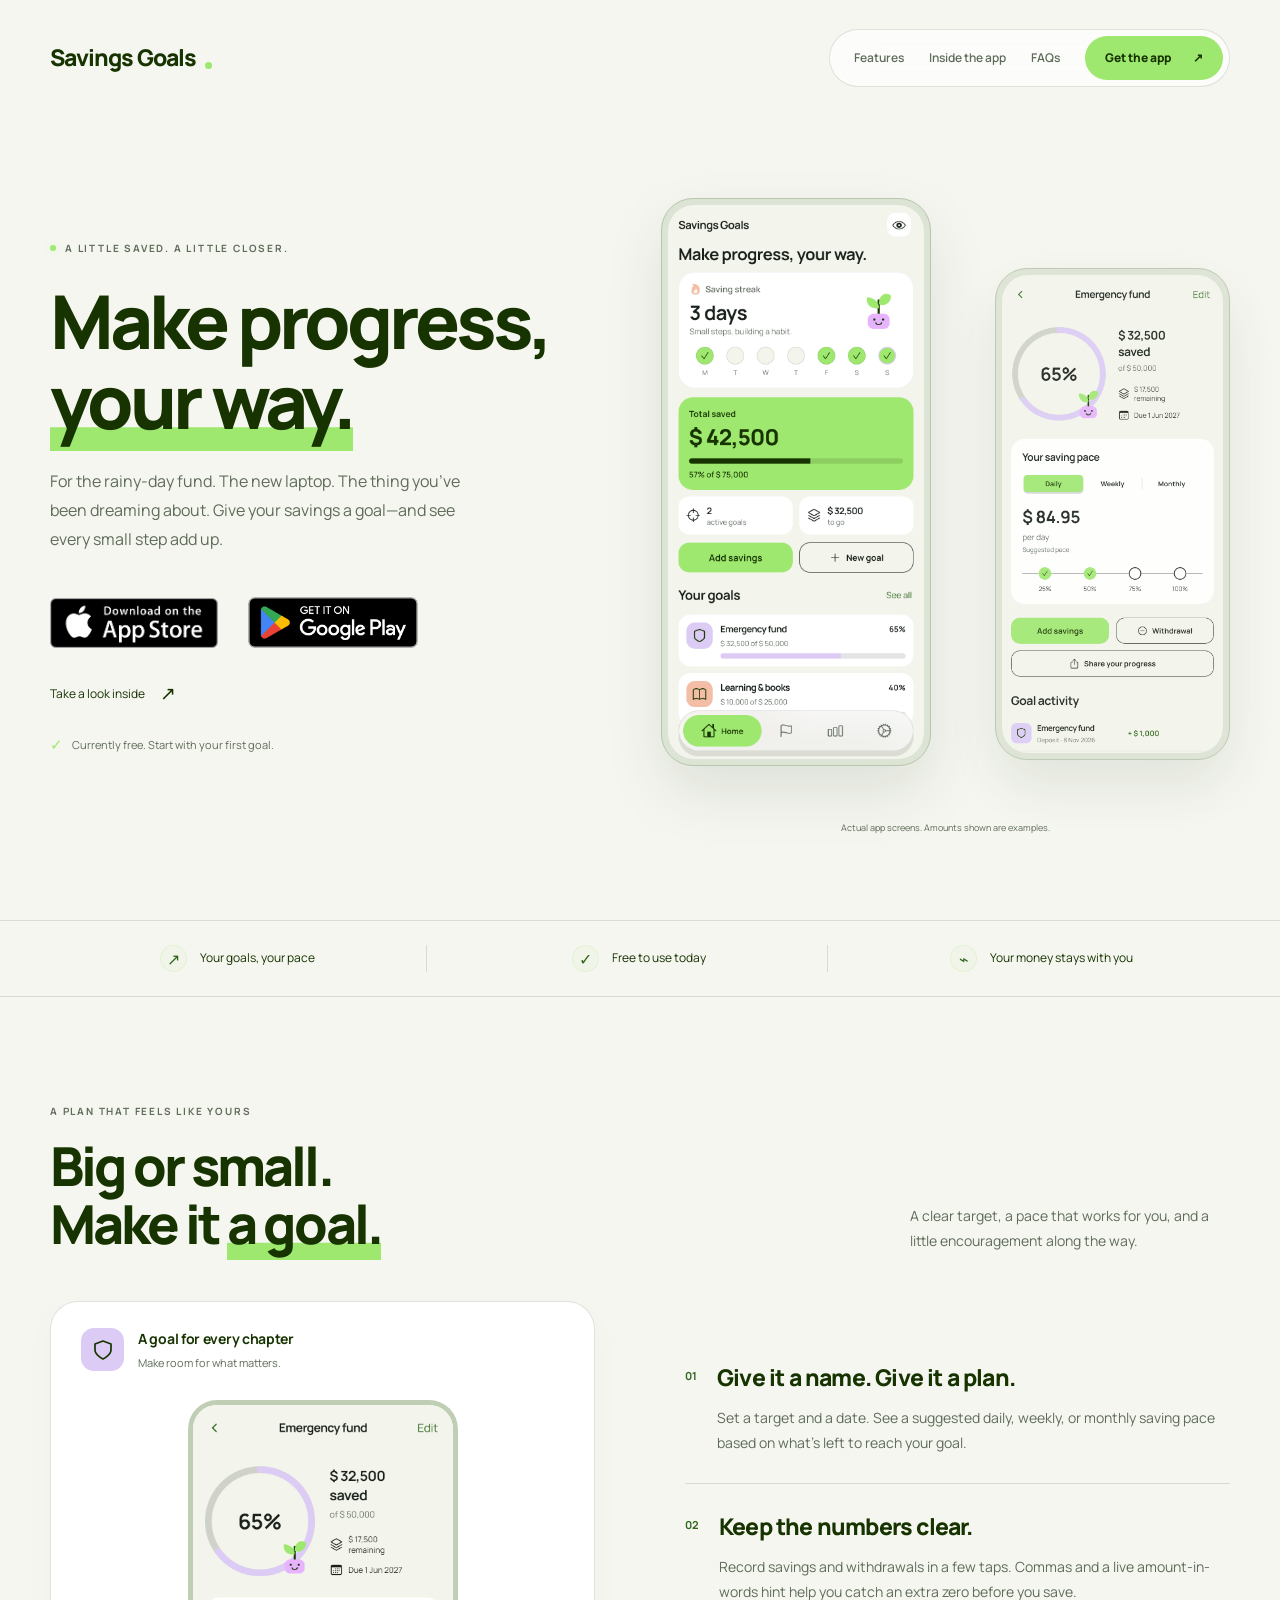
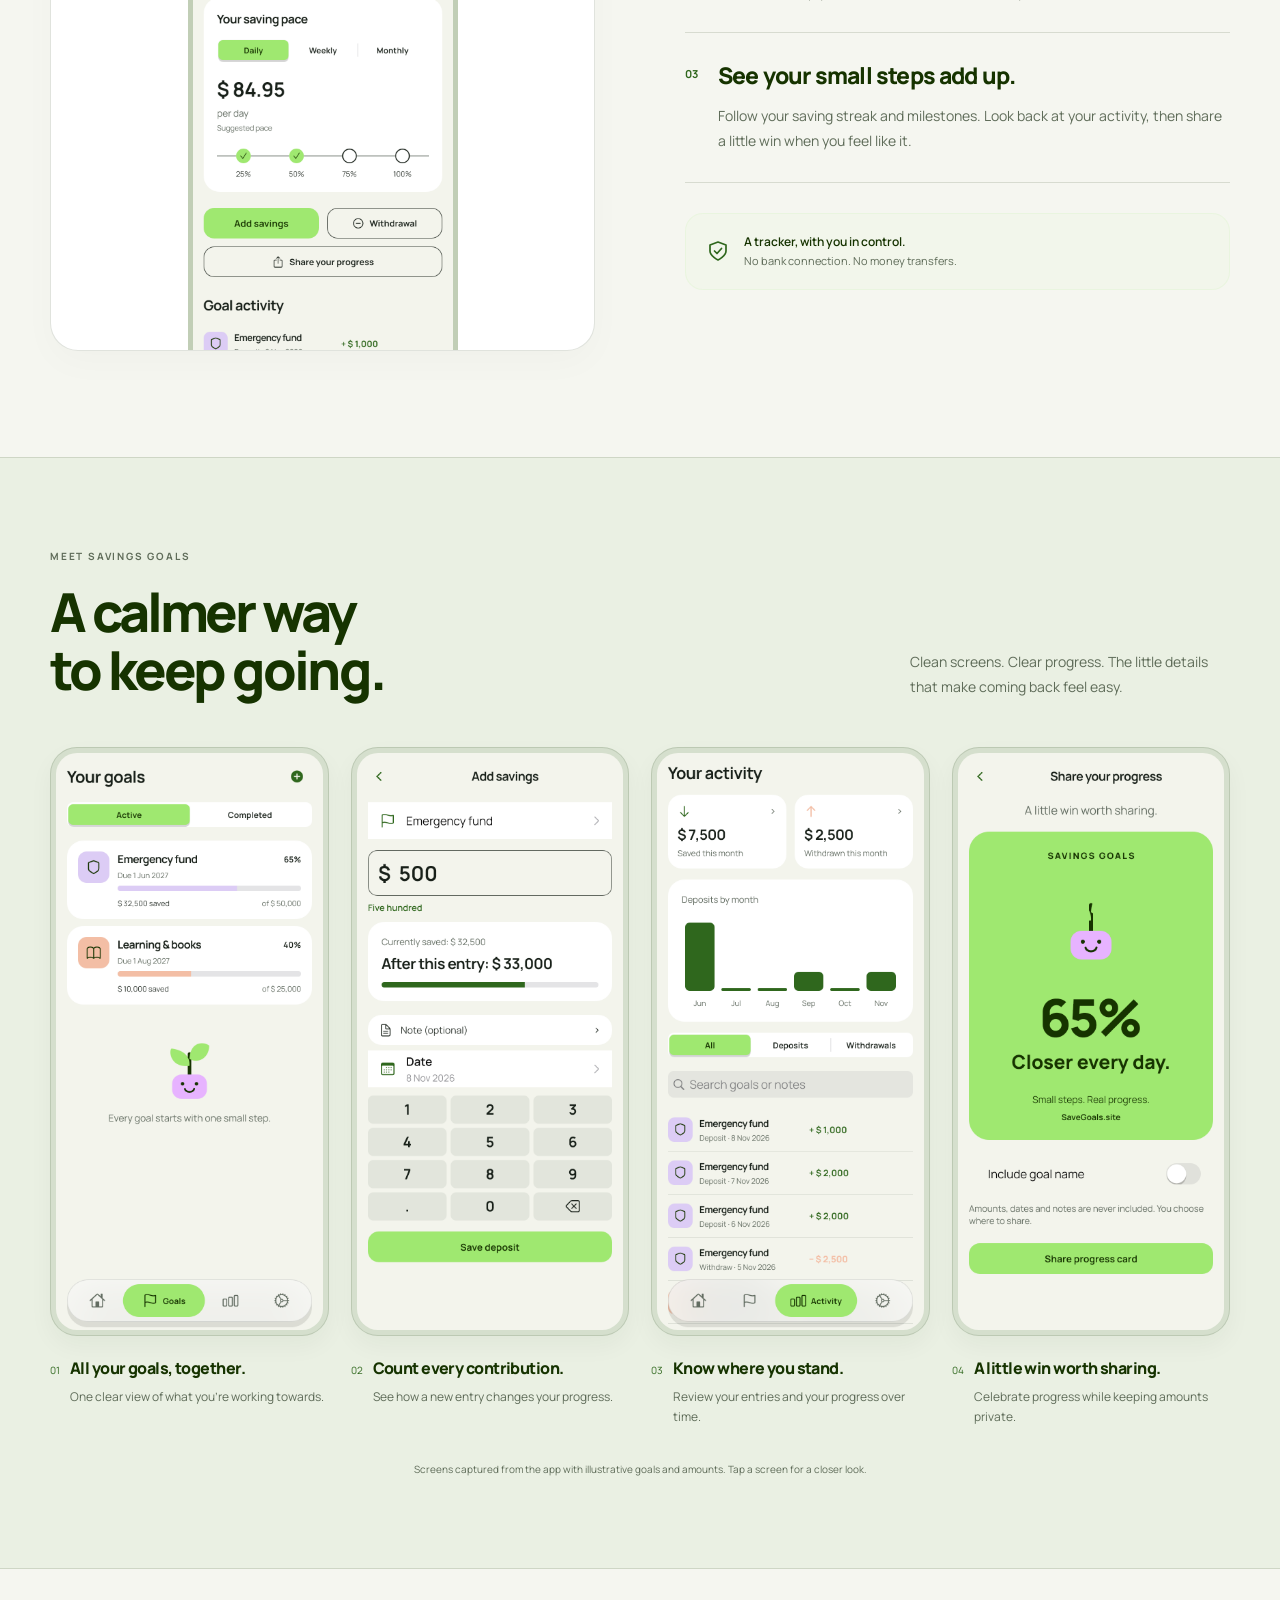
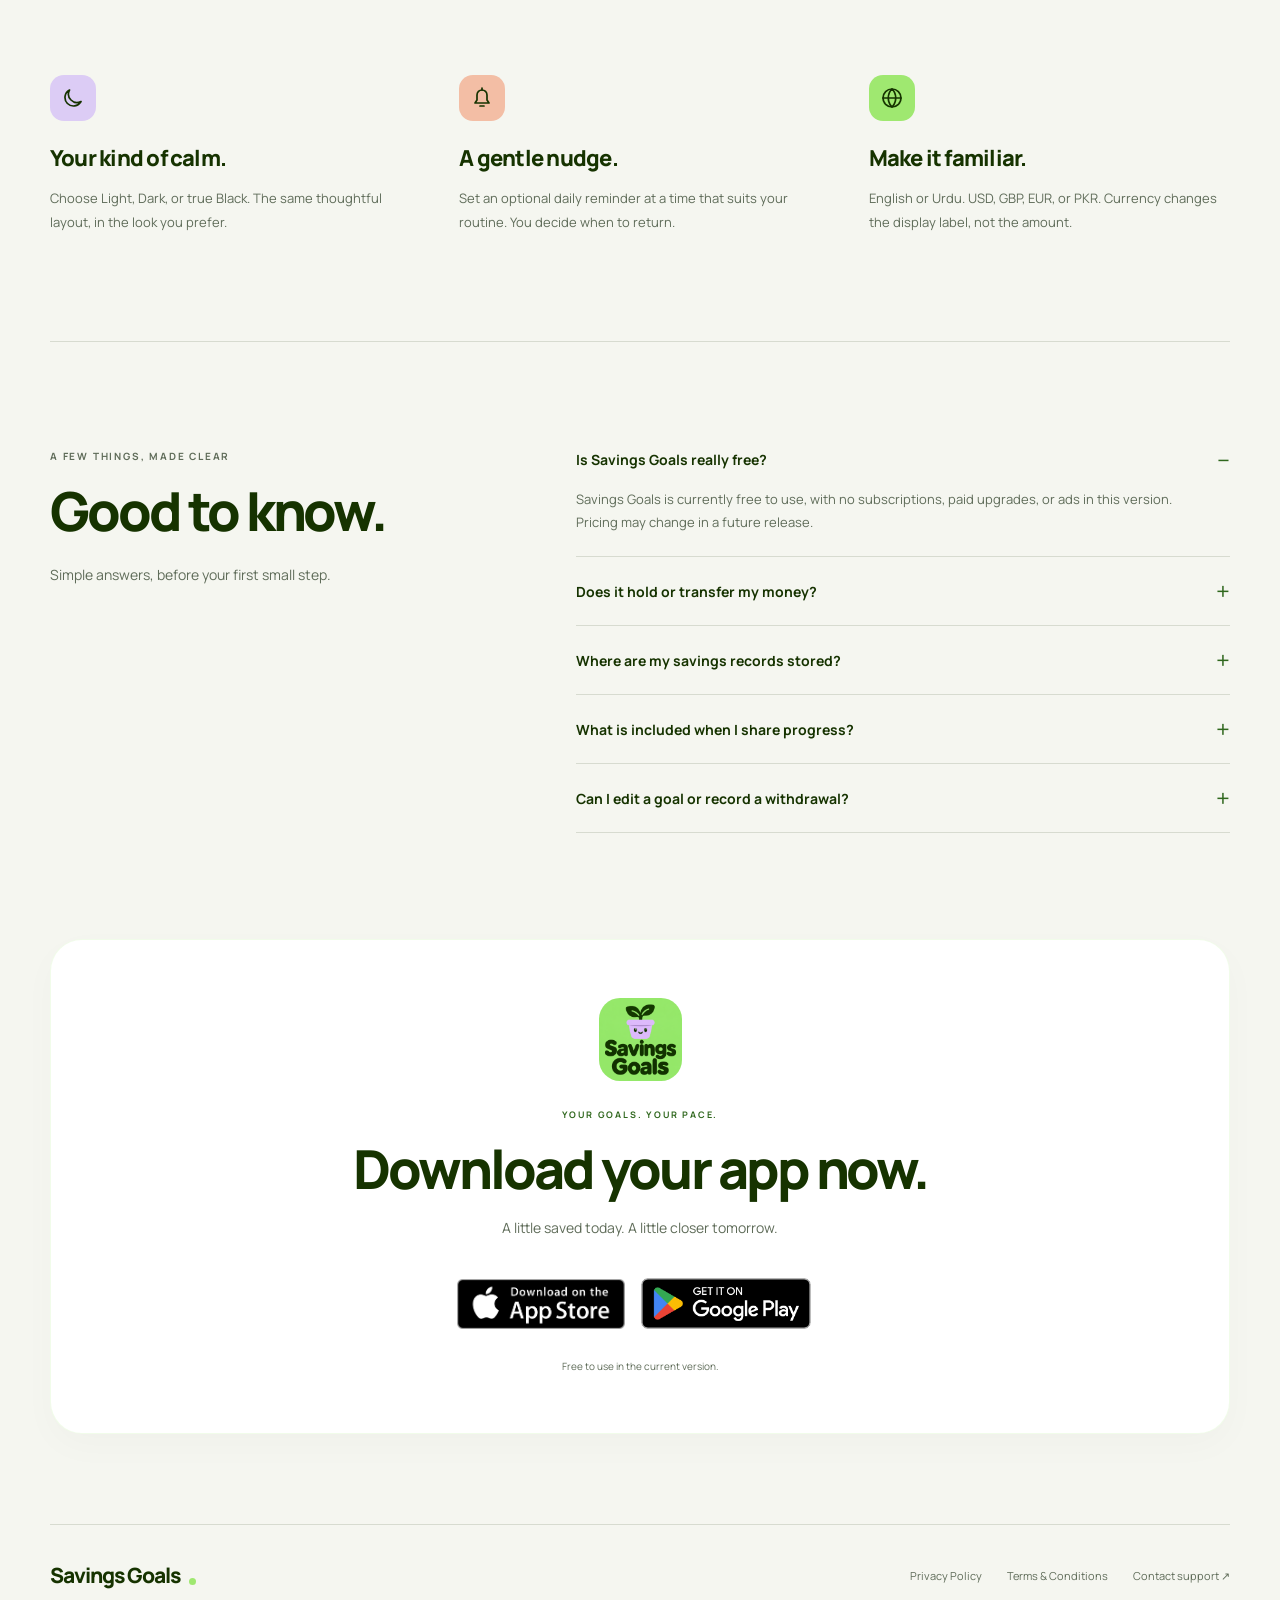
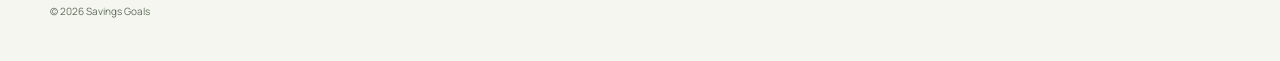
<file: index.html>
<!doctype html>
<html lang="en">
<head>
<meta charset="utf-8"><meta name="viewport" content="width=device-width, initial-scale=1"><meta name="theme-color" content="#f5f6f0">
<meta name="description" content="Savings Goals is currently a free personal savings tracker. Make a plan, record your savings, build a streak, and celebrate your progress. Your goals, at your pace.">
<title>Savings Goals — Make progress, your way.</title><link rel="canonical" href="https://savegoals.site/"><link rel="icon" href="assets/branding/save_goals_icon.png"><link rel="apple-touch-icon" href="assets/branding/save_goals_icon.png"><link rel="stylesheet" href="styles.css">
</head>
<body>
<a class="skip" href="#main">Skip to content</a>
<header class="site-header wrap"><a class="brand" href="index.html">Savings Goals<span class="brand-dot" aria-hidden="true"></span></a><nav aria-label="Main navigation"><a href="#features">Features</a><a href="#screens">Inside the app</a><a href="#faq">FAQs</a><a class="nav-cta" href="#download">Get the app <span aria-hidden="true">↗</span></a></nav></header>
<main id="main">
<section class="hero wrap" aria-labelledby="hero-title">
<div class="hero-copy"><p class="eyebrow"><span class="status-dot" aria-hidden="true"></span>A LITTLE SAVED. A LITTLE CLOSER.</p><h1 id="hero-title">Make progress,<br><span>your way.</span></h1><p class="hero-intro">For the rainy-day fund. The new laptop. The thing you’ve been dreaming about. Give your savings a goal—and see every small step add up.</p><div class="hero-actions"><!-- App Store listing URL intentionally unconfigured. --><button class="store-badge" type="button" disabled aria-label="App Store download link not yet configured" title="The App Store link will be added here."><img src="assets/store-badges/app-store.png" width="738" height="219" alt="Download on the App Store"></button><button class="store-badge google-play" type="button" disabled aria-label="Google Play download link not yet configured" title="The Google Play link will be added here."><img src="assets/store-badges/google-play.png" width="646" height="250" alt="Get it on Google Play" loading="lazy"></button><a class="text-link" href="#screens">Take a look inside <span aria-hidden="true">↗</span></a></div><p class="hero-note"><span aria-hidden="true">✓</span> Currently free. Start with your first goal.</p></div>
<figure class="hero-product"><div class="phone phone-back"><img src="assets/screenshots/website/goal.png" width="780" height="1688" alt="Actual goal-detail screen with circular progress, saving pace, Add Savings and Withdrawal buttons" decoding="async"></div><div class="phone phone-front"><img src="assets/screenshots/website/home.png" width="780" height="1688" alt="Actual Home screen with saving streak, total saved, goals, and floating navigation" fetchpriority="high"></div><figcaption>Actual app screens. Amounts shown are examples.</figcaption></figure>
</section>
<div class="promise-strip"><div class="wrap promises"><p><span aria-hidden="true">↗</span>Your goals, your pace</p><p><span aria-hidden="true">✓</span>Free to use today</p><p><span aria-hidden="true">⌁</span>Your money stays with you</p></div></div>
<section class="section wrap" id="features" aria-labelledby="features-title"><div class="section-heading"><div><p class="eyebrow">A PLAN THAT FEELS LIKE YOURS</p><h2 id="features-title">Big or small.<br>Make it <span class="lime-text">a goal.</span></h2></div><p class="section-description">A clear target, a pace that works for you, and a little encouragement along the way.</p></div>
<div class="feature-layout"><div class="plan-showcase"><div class="showcase-label"><span class="category-icon lilac" aria-hidden="true"><svg viewBox="0 0 24 24"><path d="M12 3 4 6v6c0 5 8 9 8 9s8-4 8-9V6Z"/></svg></span><div><strong>A goal for every chapter</strong><span>Make room for what matters.</span></div></div><div class="single-phone"><img src="assets/screenshots/website/goal.png" width="780" height="1688" alt="Goal detail showing the remaining amount, saving pace, milestone markers, and savings and withdrawal actions" loading="lazy" decoding="async"></div></div>
<div class="feature-copy"><article class="feature-row"><span>01</span><div><h3>Give it a name. Give it a plan.</h3><p>Set a target and a date. See a suggested daily, weekly, or monthly saving pace based on what’s left to reach your goal.</p></div></article><article class="feature-row"><span>02</span><div><h3>Keep the numbers clear.</h3><p>Record savings and withdrawals in a few taps. Commas and a live amount-in-words hint help you catch an extra zero before you save.</p></div></article><article class="feature-row"><span>03</span><div><h3>See your small steps add up.</h3><p>Follow your saving streak and milestones. Look back at your activity, then share a little win when you feel like it.</p></div></article><div class="quiet-note"><svg viewBox="0 0 24 24" aria-hidden="true"><path d="M12 3 4 6v6c0 5 8 9 8 9s8-4 8-9V6Z"/><path d="m8.5 12 2.5 2.5 4.5-5"/></svg><p>A tracker, with you in control.<br><span>No bank connection. No money transfers.</span></p></div></div></div></section>
<section class="screens-section" id="screens" aria-labelledby="screens-title"><div class="wrap"><div class="section-heading"><div><p class="eyebrow">MEET SAVINGS GOALS</p><h2 id="screens-title">A calmer way<br>to keep going.</h2></div><p class="section-description">Clean screens. Clear progress. The little details that make coming back feel easy.</p></div>
<div class="screen-gallery">
<figure class="screen-card"><a class="screen-image" href="assets/screenshots/website/goals.png" aria-label="View full Your Goals screenshot"><img src="assets/screenshots/website/goals.png" width="780" height="1688" alt="Your Goals screen with active and completed filters and individual goal progress" loading="lazy" decoding="async"></a><figcaption><span>01</span><div><h3>All your goals, together.</h3><p>One clear view of what you’re working towards.</p></div></figcaption></figure>
<figure class="screen-card"><a class="screen-image" href="assets/screenshots/website/entry.png" aria-label="View full Add Savings screenshot"><img src="assets/screenshots/website/entry.png" width="780" height="1688" alt="Add Savings screen with amount input, after-saving balance preview, and number pad" loading="lazy" decoding="async"></a><figcaption><span>02</span><div><h3>Count every contribution.</h3><p>See how a new entry changes your progress.</p></div></figcaption></figure>
<figure class="screen-card"><a class="screen-image" href="assets/screenshots/website/activity.png" aria-label="View full Activity screenshot"><img src="assets/screenshots/website/activity.png" width="780" height="1688" alt="Activity screen with monthly saved and withdrawn cards, chart, and transaction filters" loading="lazy" decoding="async"></a><figcaption><span>03</span><div><h3>Know where you stand.</h3><p>Review your entries and your progress over time.</p></div></figcaption></figure>
<figure class="screen-card"><a class="screen-image" href="assets/screenshots/website/share.png" aria-label="View full Share Progress screenshot"><img src="assets/screenshots/website/share.png" width="780" height="1688" alt="Share Progress screen with a savings milestone card and optional goal-name toggle" loading="lazy" decoding="async"></a><figcaption><span>04</span><div><h3>A little win worth sharing.</h3><p>Celebrate progress while keeping amounts private.</p></div></figcaption></figure>
</div><p class="screenshot-note">Screens captured from the app with illustrative goals and amounts. Tap a screen for a closer look.</p></div></section>
<section class="section wrap comforts" aria-label="Make Savings Goals yours"><article><span class="comfort-icon lilac" aria-hidden="true"><svg viewBox="0 0 24 24"><path d="M20 15.5A8.5 8.5 0 0 1 8.5 4 8.5 8.5 0 1 0 20 15.5Z"/></svg></span><h3>Your kind of calm.</h3><p>Choose Light, Dark, or true Black. The same thoughtful layout, in the look you prefer.</p></article><article><span class="comfort-icon peach" aria-hidden="true"><svg viewBox="0 0 24 24"><path d="M5 17h14l-2-3V9a5 5 0 0 0-10 0v5Z"/><path d="M10 20h4M12 2v2"/></svg></span><h3>A gentle nudge.</h3><p>Set an optional daily reminder at a time that suits your routine. You decide when to return.</p></article><article><span class="comfort-icon lime-bg" aria-hidden="true"><svg viewBox="0 0 24 24"><circle cx="12" cy="12" r="9"/><path d="M3 12h18M12 3c-5 5-5 13 0 18 5-5 5-13 0-18Z"/></svg></span><h3>Make it familiar.</h3><p>English or Urdu. USD, GBP, EUR, or PKR. Currency changes the display label, not the amount.</p></article></section>
<section class="section wrap faq-layout" id="faq" aria-labelledby="faq-title"><div><p class="eyebrow">A FEW THINGS, MADE CLEAR</p><h2 id="faq-title">Good to know.</h2><p class="section-description">Simple answers, before your first small step.</p></div><div class="faq-list">
<details open><summary>Is Savings Goals really free?</summary><p>Savings Goals is currently free to use, with no subscriptions, paid upgrades, or ads in this version. Pricing may change in a future release.</p></details>
<details><summary>Does it hold or transfer my money?</summary><p>No. Savings Goals is a tracker for the amounts you enter. It doesn’t connect to a bank, hold funds, or make payments. Savings and withdrawal entries are records, not transfers.</p></details>
<details><summary>Where are my savings records stored?</summary><p>On your device. No account or developer-operated cloud sync is required. Your operating system may include app data in device backups, depending on your settings. Read the <a href="privacy-policy.html">Privacy Policy</a> for details.</p></details>
<details><summary>What is included when I share progress?</summary><p>The app creates a progress card and opens your device’s share sheet. Amounts, transaction dates, and notes aren’t included. Your goal name stays hidden unless you choose to include it.</p></details>
<details><summary>Can I edit a goal or record a withdrawal?</summary><p>Yes. Open a goal to add savings or record a withdrawal. Use Edit to change its details. Delete Goal is below Save Goal in the edit screen and asks for confirmation.</p></details>
</div></section>
<section class="wrap download-section" id="download" aria-labelledby="download-title"><div class="download-card"><img class="download-icon" src="assets/branding/save_goals_icon.png" width="1024" height="1024" alt="Savings Goals app icon with the smiling lilac-pot sprout" loading="lazy"><p class="eyebrow">YOUR GOALS. YOUR PACE.</p><h2 id="download-title">Download your app now.</h2><p>A little saved today. A little closer tomorrow.</p><div class="download-stores"><button class="store-badge" type="button" disabled aria-label="App Store download link not yet configured" title="The App Store link will be added here."><img src="assets/store-badges/app-store.png" width="738" height="219" alt="Download on the App Store" loading="lazy"></button><button class="store-badge google-play" type="button" disabled aria-label="Google Play download link not yet configured" title="The Google Play link will be added here."><img src="assets/store-badges/google-play.png" width="646" height="250" alt="Get it on Google Play" loading="lazy"></button></div><span class="download-free">Free to use in the current version.</span></div></section>
</main>
<footer class="wrap site-footer"><div><a class="brand" href="index.html">Savings Goals<span class="brand-dot" aria-hidden="true"></span></a><small>© 2026 Savings Goals</small></div><nav aria-label="Legal and support"><a href="privacy-policy.html">Privacy Policy</a><a href="terms-and-conditions.html">Terms &amp; Conditions</a><a href="mailto:jiyoo7480@gmail.com">Contact support ↗</a></nav></footer>
</body></html>
</file>
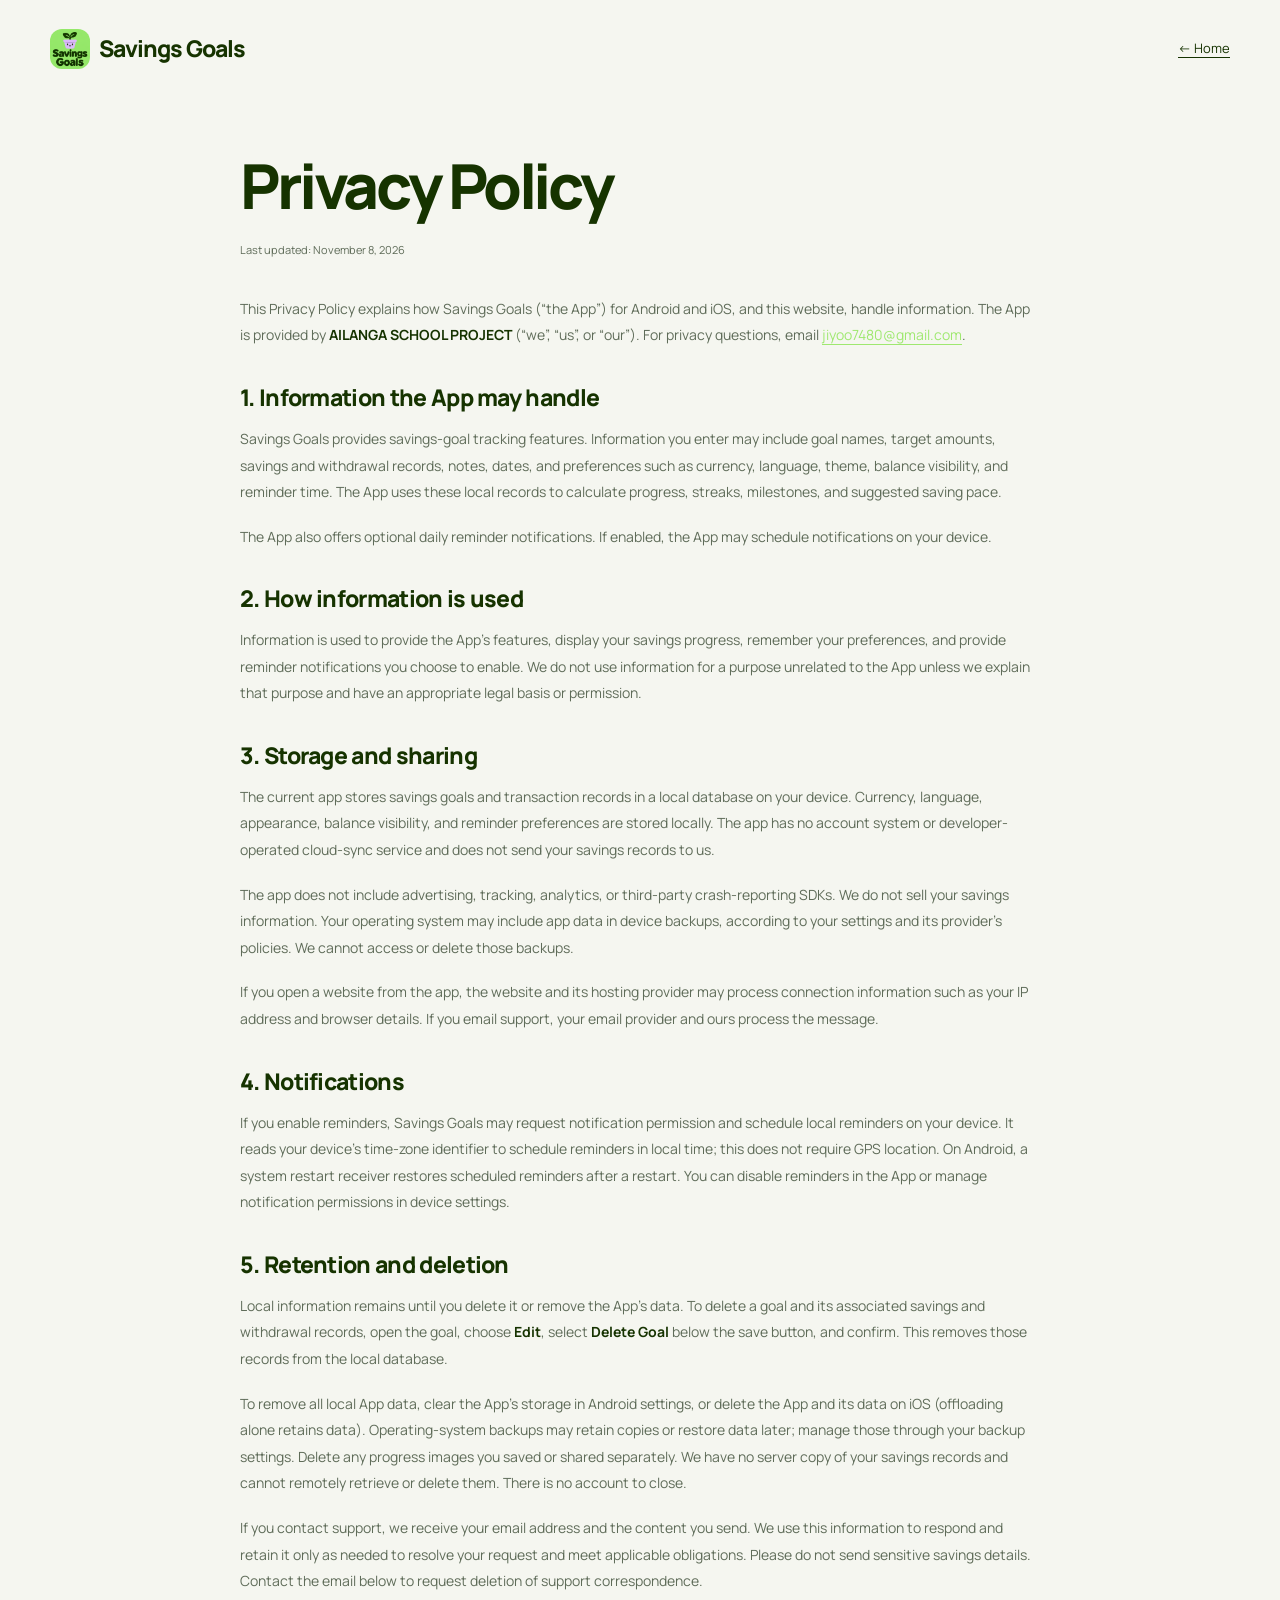
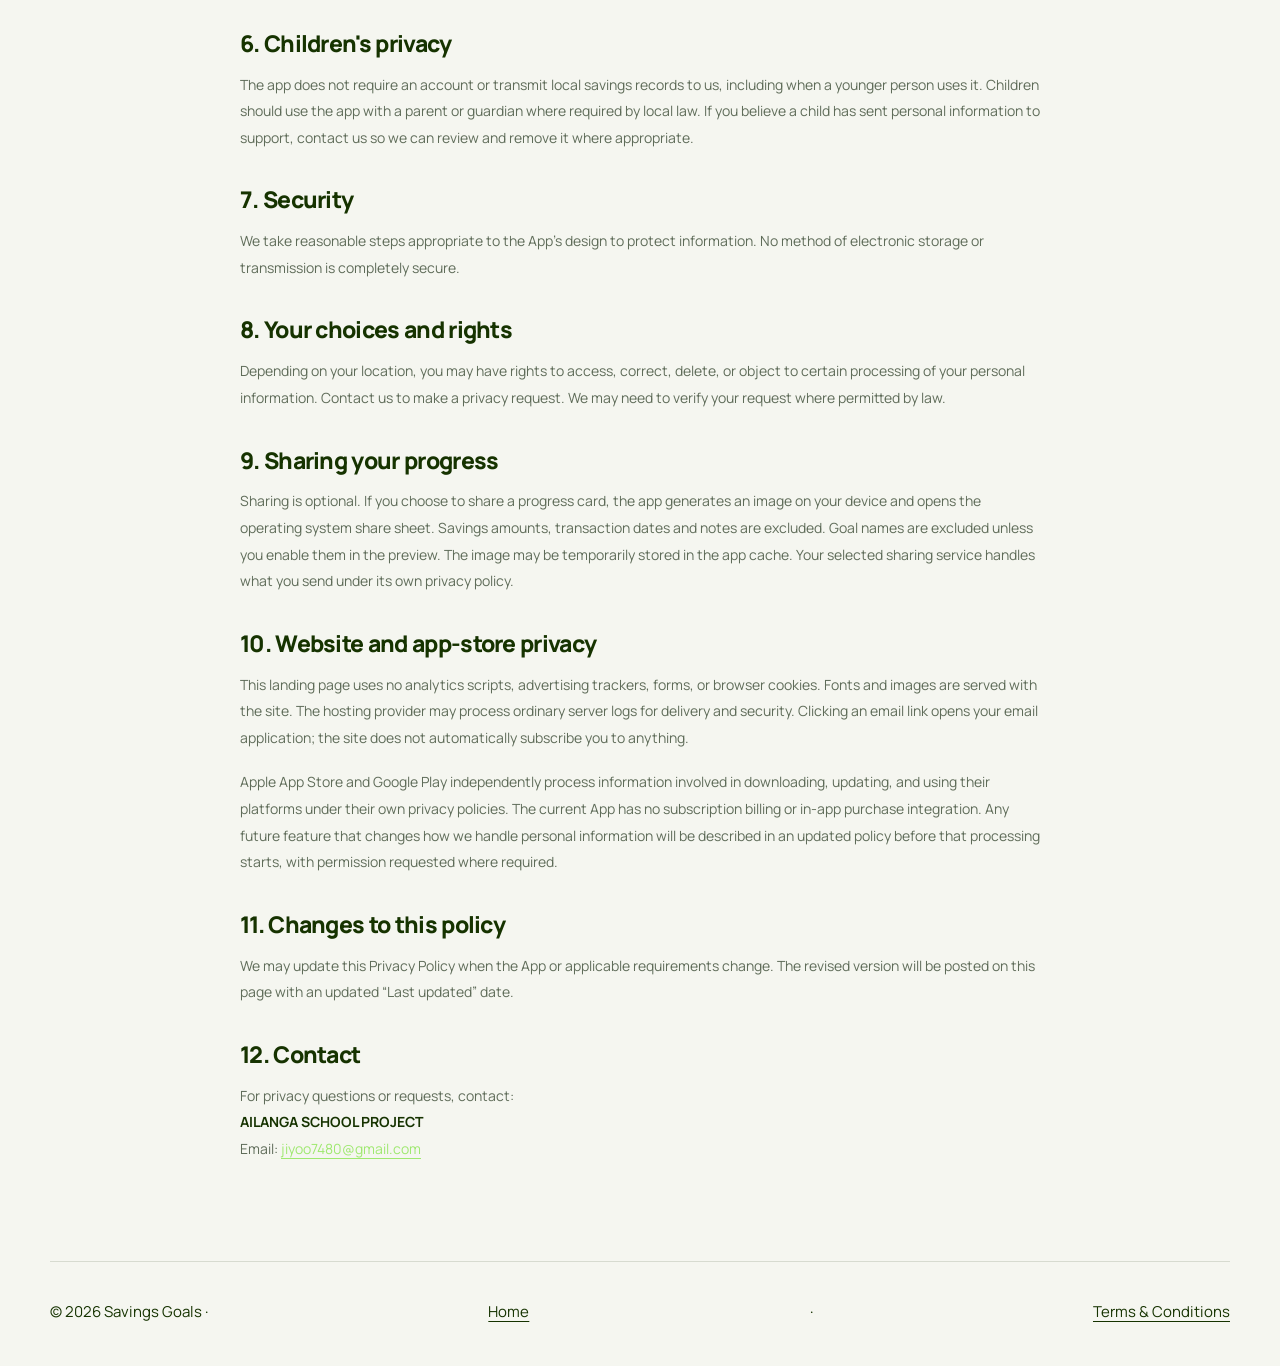
<file: privacy-policy.html>
<!DOCTYPE html>
<html lang="en">
<head>
  <meta charset="UTF-8">
  <meta name="viewport" content="width=device-width, initial-scale=1">
  <meta name="description" content="Savings Goals Privacy Policy.">
  <title>Privacy Policy — Savings Goals</title>
  <link rel="stylesheet" href="styles.css">
  <link rel="icon" href="assets/branding/save_goals_icon.png">
  <meta name="theme-color" content="#f5f6f0">
</head>
<body>

<header class="wrap site-header legal-header">
  <a class="brand" href="index.html"><img src="assets/branding/save_goals_icon.png" width="48" height="48" alt=""><span>Savings Goals</span></a>
  <a href="index.html">← Home</a>
</header>

<main class="wrap legal-main">
  <h1>Privacy Policy</h1>
  <p class="updated">Last updated: November 8, 2026</p>

  <p>This Privacy Policy explains how Savings Goals (“the App”) for Android and iOS, and this website, handle information. The App is provided by <strong>AILANGA SCHOOL PROJECT</strong> (“we”, “us”, or “our”). For privacy questions, email <a href="mailto:jiyoo7480@gmail.com">jiyoo7480@gmail.com</a>.</p>

  <h2>1. Information the App may handle</h2>
  <p>Savings Goals provides savings-goal tracking features. Information you enter may include goal names, target amounts, savings and withdrawal records, notes, dates, and preferences such as currency, language, theme, balance visibility, and reminder time. The App uses these local records to calculate progress, streaks, milestones, and suggested saving pace.</p>
  <p>The App also offers optional daily reminder notifications. If enabled, the App may schedule notifications on your device.</p>

  <h2>2. How information is used</h2>
  <p>Information is used to provide the App's features, display your savings progress, remember your preferences, and provide reminder notifications you choose to enable. We do not use information for a purpose unrelated to the App unless we explain that purpose and have an appropriate legal basis or permission.</p>

  <h2>3. Storage and sharing</h2>
  <p>The current app stores savings goals and transaction records in a local database on your device. Currency, language, appearance, balance visibility, and reminder preferences are stored locally. The app has no account system or developer-operated cloud-sync service and does not send your savings records to us.</p>
  <p>The app does not include advertising, tracking, analytics, or third-party crash-reporting SDKs. We do not sell your savings information. Your operating system may include app data in device backups, according to your settings and its provider's policies. We cannot access or delete those backups.</p>
  <p>If you open a website from the app, the website and its hosting provider may process connection information such as your IP address and browser details. If you email support, your email provider and ours process the message.</p>

  <h2>4. Notifications</h2>
  <p>If you enable reminders, Savings Goals may request notification permission and schedule local reminders on your device. It reads your device's time-zone identifier to schedule reminders in local time; this does not require GPS location. On Android, a system restart receiver restores scheduled reminders after a restart. You can disable reminders in the App or manage notification permissions in device settings.</p>

  <h2>5. Retention and deletion</h2>
  <p>Local information remains until you delete it or remove the App's data. To delete a goal and its associated savings and withdrawal records, open the goal, choose <strong>Edit</strong>, select <strong>Delete Goal</strong> below the save button, and confirm. This removes those records from the local database.</p>
  <p>To remove all local App data, clear the App's storage in Android settings, or delete the App and its data on iOS (offloading alone retains data). Operating-system backups may retain copies or restore data later; manage those through your backup settings. Delete any progress images you saved or shared separately. We have no server copy of your savings records and cannot remotely retrieve or delete them. There is no account to close.</p>
  <p>If you contact support, we receive your email address and the content you send. We use this information to respond and retain it only as needed to resolve your request and meet applicable obligations. Please do not send sensitive savings details. Contact the email below to request deletion of support correspondence.</p>

  <h2>6. Children's privacy</h2>
  <p>The app does not require an account or transmit local savings records to us, including when a younger person uses it. Children should use the app with a parent or guardian where required by local law. If you believe a child has sent personal information to support, contact us so we can review and remove it where appropriate.</p>

  <h2>7. Security</h2>
  <p>We take reasonable steps appropriate to the App's design to protect information. No method of electronic storage or transmission is completely secure.</p>

  <h2>8. Your choices and rights</h2>
  <p>Depending on your location, you may have rights to access, correct, delete, or object to certain processing of your personal information. Contact us to make a privacy request. We may need to verify your request where permitted by law.</p>

  <h2>9. Sharing your progress</h2>
  <p>Sharing is optional. If you choose to share a progress card, the app generates an image on your device and opens the operating system share sheet. Savings amounts, transaction dates and notes are excluded. Goal names are excluded unless you enable them in the preview. The image may be temporarily stored in the app cache. Your selected sharing service handles what you send under its own privacy policy.</p>

  <h2>10. Website and app-store privacy</h2>
  <p>This landing page uses no analytics scripts, advertising trackers, forms, or browser cookies. Fonts and images are served with the site. The hosting provider may process ordinary server logs for delivery and security. Clicking an email link opens your email application; the site does not automatically subscribe you to anything.</p>

  <p>Apple App Store and Google Play independently process information involved in downloading, updating, and using their platforms under their own privacy policies. The current App has no subscription billing or in-app purchase integration. Any future feature that changes how we handle personal information will be described in an updated policy before that processing starts, with permission requested where required.</p>

  <h2>11. Changes to this policy</h2>
  <p>We may update this Privacy Policy when the App or applicable requirements change. The revised version will be posted on this page with an updated “Last updated” date.</p>

  <h2>12. Contact</h2>
  <p>
    For privacy questions or requests, contact:<br>
    <strong>AILANGA SCHOOL PROJECT</strong><br>
    Email: <a href="mailto:jiyoo7480@gmail.com">jiyoo7480@gmail.com</a>
  </p>
</main>

<footer class="wrap site-footer">
  © 2026 Savings Goals ·
  <a href="index.html">Home</a> ·
  <a href="terms-and-conditions.html">Terms &amp; Conditions</a>
</footer>

</body>
</html>
</file>
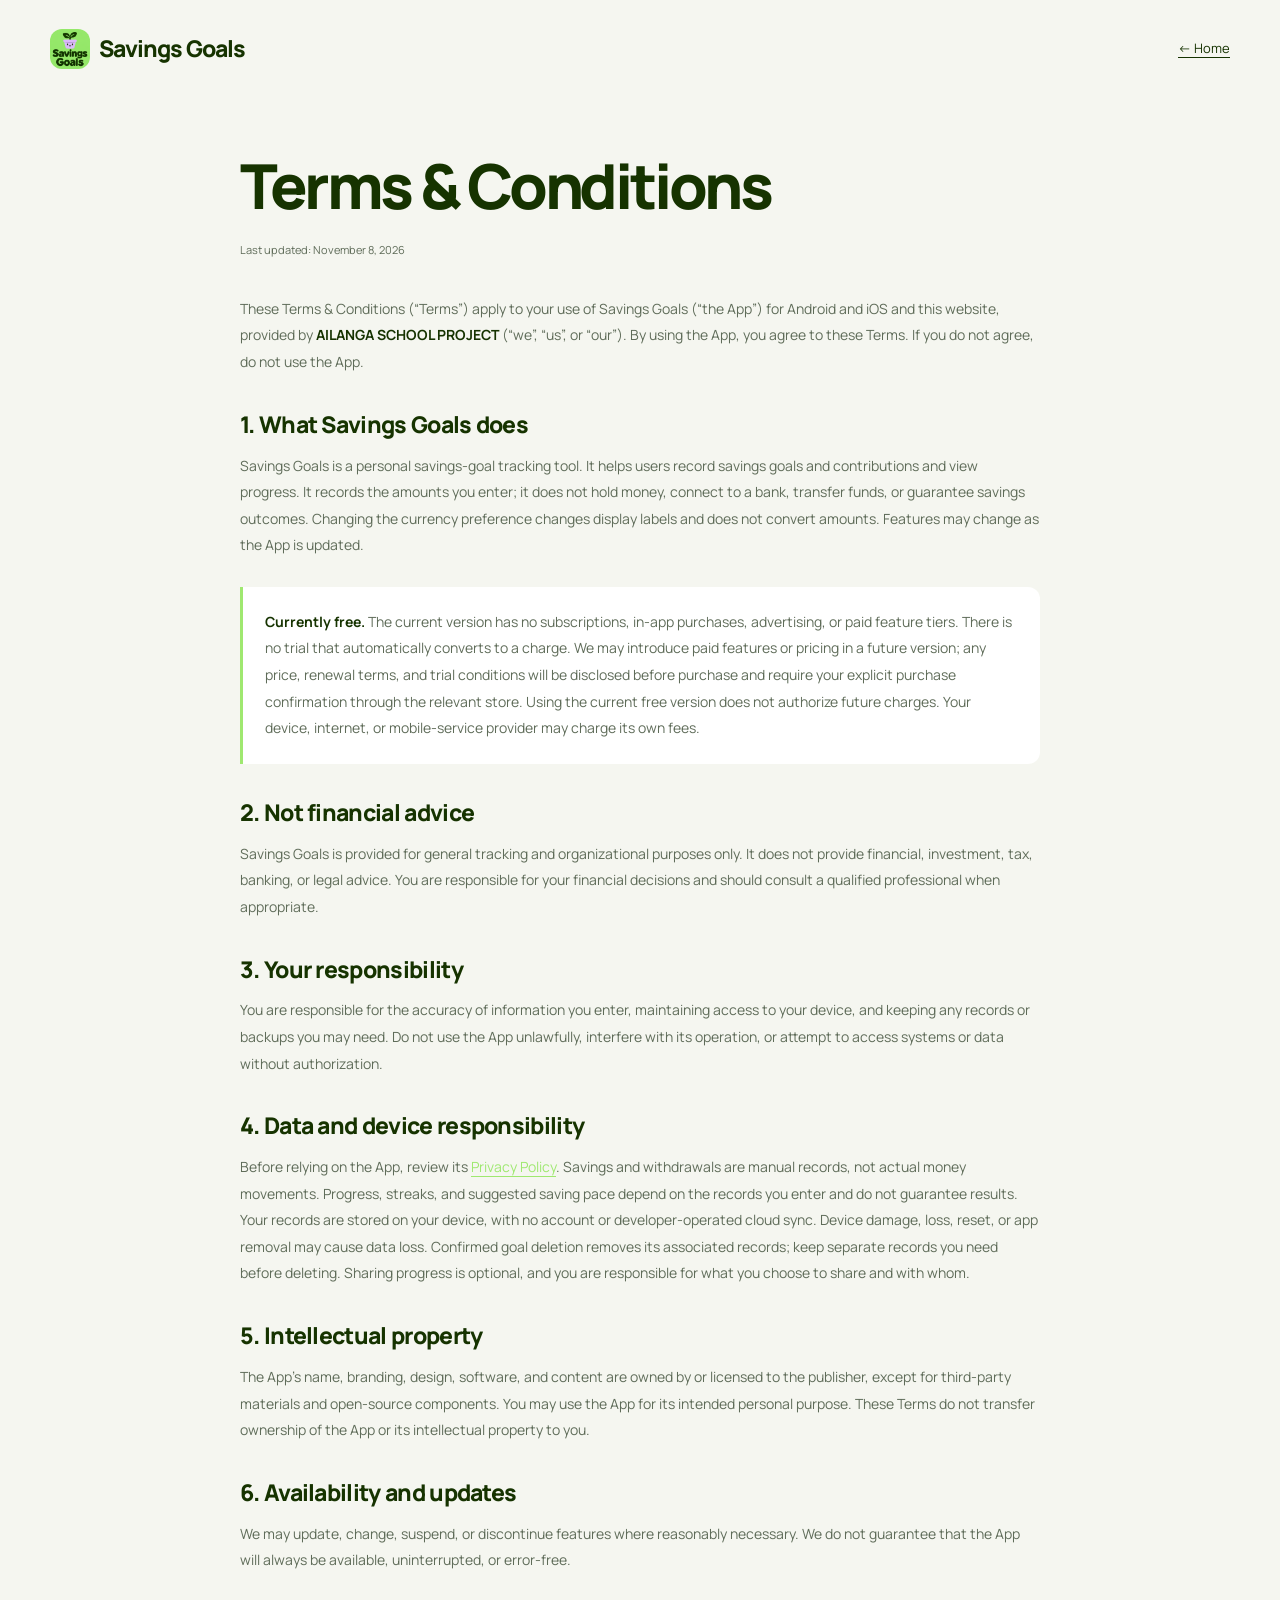
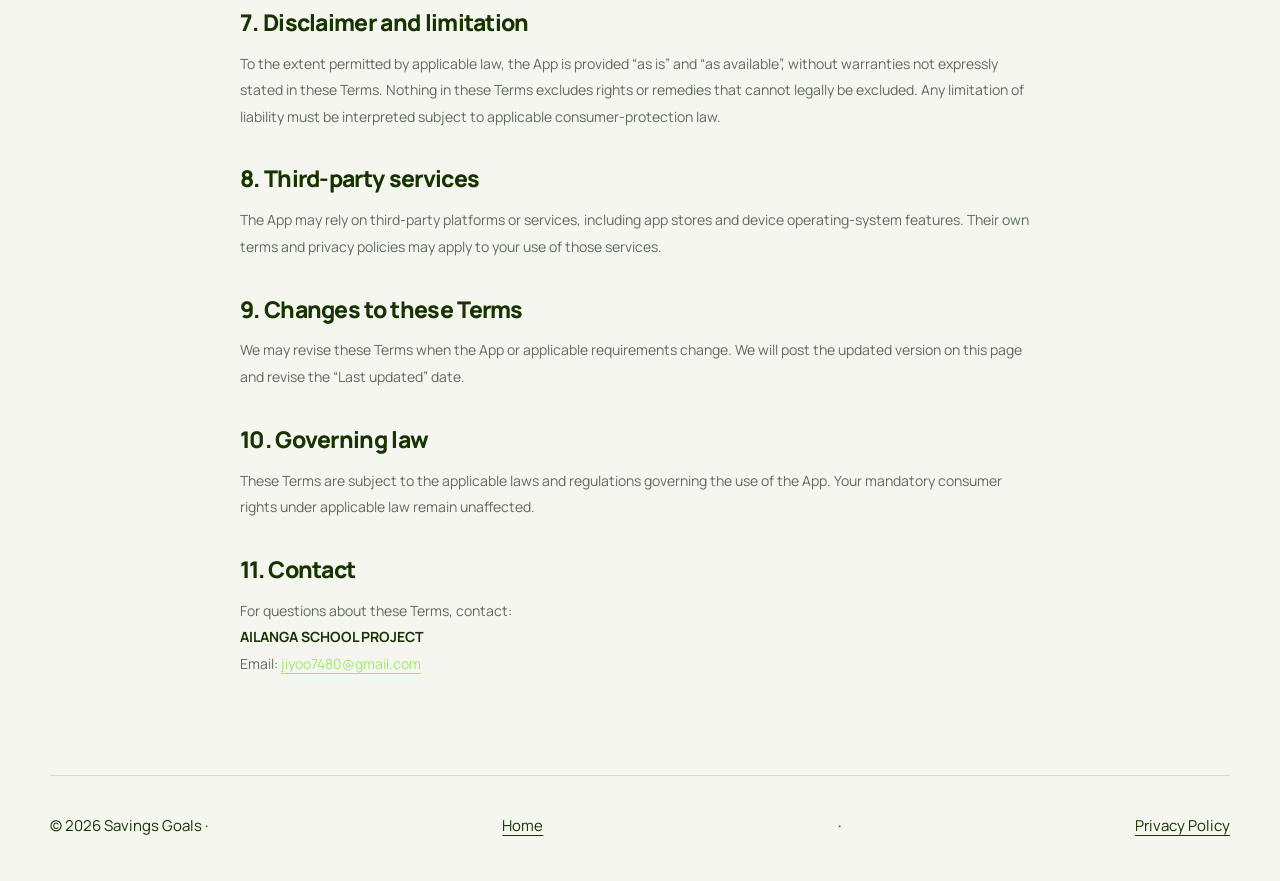
<file: terms-and-conditions.html>
<!DOCTYPE html>
<html lang="en">
<head>
  <meta charset="UTF-8">
  <meta name="viewport" content="width=device-width, initial-scale=1">
  <meta name="description" content="Savings Goals Terms and Conditions.">
  <title>Terms &amp; Conditions — Savings Goals</title>
  <link rel="stylesheet" href="styles.css">
  <link rel="icon" href="assets/branding/save_goals_icon.png">
  <meta name="theme-color" content="#f5f6f0">
</head>
<body>

<header class="wrap site-header legal-header">
  <a class="brand" href="index.html"><img src="assets/branding/save_goals_icon.png" width="48" height="48" alt=""><span>Savings Goals</span></a>
  <a href="index.html">← Home</a>
</header>

<main class="wrap legal-main">
  <h1>Terms &amp; Conditions</h1>
  <p class="updated">Last updated: November 8, 2026</p>

  <p>These Terms &amp; Conditions (“Terms”) apply to your use of Savings Goals (“the App”) for Android and iOS and this website, provided by <strong>AILANGA SCHOOL PROJECT</strong> (“we”, “us”, or “our”). By using the App, you agree to these Terms. If you do not agree, do not use the App.</p>

  <h2>1. What Savings Goals does</h2>
  <p>Savings Goals is a personal savings-goal tracking tool. It helps users record savings goals and contributions and view progress. It records the amounts you enter; it does not hold money, connect to a bank, transfer funds, or guarantee savings outcomes. Changing the currency preference changes display labels and does not convert amounts. Features may change as the App is updated.</p>

  <div class="legal-notice"><p><strong>Currently free.</strong> The current version has no subscriptions, in-app purchases, advertising, or paid feature tiers. There is no trial that automatically converts to a charge. We may introduce paid features or pricing in a future version; any price, renewal terms, and trial conditions will be disclosed before purchase and require your explicit purchase confirmation through the relevant store. Using the current free version does not authorize future charges. Your device, internet, or mobile-service provider may charge its own fees.</p></div>

  <h2>2. Not financial advice</h2>
  <p>Savings Goals is provided for general tracking and organizational purposes only. It does not provide financial, investment, tax, banking, or legal advice. You are responsible for your financial decisions and should consult a qualified professional when appropriate.</p>

  <h2>3. Your responsibility</h2>
  <p>You are responsible for the accuracy of information you enter, maintaining access to your device, and keeping any records or backups you may need. Do not use the App unlawfully, interfere with its operation, or attempt to access systems or data without authorization.</p>

  <h2>4. Data and device responsibility</h2>
  <p>Before relying on the App, review its <a href="privacy-policy.html">Privacy Policy</a>. Savings and withdrawals are manual records, not actual money movements. Progress, streaks, and suggested saving pace depend on the records you enter and do not guarantee results. Your records are stored on your device, with no account or developer-operated cloud sync. Device damage, loss, reset, or app removal may cause data loss. Confirmed goal deletion removes its associated records; keep separate records you need before deleting. Sharing progress is optional, and you are responsible for what you choose to share and with whom.</p>

  <h2>5. Intellectual property</h2>
  <p>The App's name, branding, design, software, and content are owned by or licensed to the publisher, except for third-party materials and open-source components. You may use the App for its intended personal purpose. These Terms do not transfer ownership of the App or its intellectual property to you.</p>

  <h2>6. Availability and updates</h2>
  <p>We may update, change, suspend, or discontinue features where reasonably necessary. We do not guarantee that the App will always be available, uninterrupted, or error-free.</p>

  <h2>7. Disclaimer and limitation</h2>
  <p>To the extent permitted by applicable law, the App is provided “as is” and “as available”, without warranties not expressly stated in these Terms. Nothing in these Terms excludes rights or remedies that cannot legally be excluded. Any limitation of liability must be interpreted subject to applicable consumer-protection law.</p>

  <h2>8. Third-party services</h2>
  <p>The App may rely on third-party platforms or services, including app stores and device operating-system features. Their own terms and privacy policies may apply to your use of those services.</p>

  <h2>9. Changes to these Terms</h2>
  <p>We may revise these Terms when the App or applicable requirements change. We will post the updated version on this page and revise the “Last updated” date.</p>

  <h2>10. Governing law</h2>
  <p>These Terms are subject to the applicable laws and regulations governing the use of the App. Your mandatory consumer rights under applicable law remain unaffected.</p>

  <h2>11. Contact</h2>
  <p>
    For questions about these Terms, contact:<br>
    <strong>AILANGA SCHOOL PROJECT</strong><br>
    Email: <a href="mailto:jiyoo7480@gmail.com">jiyoo7480@gmail.com</a>
  </p>
</main>

<footer class="wrap site-footer">
  © 2026 Savings Goals ·
  <a href="index.html">Home</a> ·
  <a href="privacy-policy.html">Privacy Policy</a>
</footer>

</body>
</html>
</file>
<file: styles.css>
@font-face{font-family:Manrope;src:url('assets/fonts/manrope.ttf') format('truetype');font-weight:200 800;font-display:swap}
:root{--green:#9fe870;--ink:#163300;--paper:#f5f6f0;--panel:#ffffff;--muted:#5f6c59;--line:#16330022;--forest:#163300;--lilac:#dcccf5;--peach:#f3bea5;color-scheme:light}*{box-sizing:border-box}html{scroll-behavior:smooth;scroll-padding-top:100px}body{margin:0;background:var(--paper);color:var(--ink);font:15px/1.65 Manrope,Arial,sans-serif;-webkit-font-smoothing:antialiased}a{color:inherit;text-underline-offset:4px}button{font:inherit}img{display:block;max-width:100%;height:auto}svg{width:24px;height:24px;fill:none;stroke:currentColor;stroke-width:1.7;stroke-linecap:round;stroke-linejoin:round}a:focus-visible,button:focus-visible,summary:focus-visible{outline:3px solid var(--green);outline-offset:6px}h1,h2,h3,p,figure{margin:0}h1,h2,h3{font-weight:800}h1,h2{letter-spacing:-.055em;line-height:1.08}h3{letter-spacing:-.035em;line-height:1.3}p{color:var(--muted)}.wrap{width:min(1180px,calc(100% - 64px));margin-inline:auto;min-width:0}.skip{position:fixed;top:-100px;left:20px;z-index:10;background:var(--green);color:var(--forest);padding:10px 18px;border-radius:12px}.skip:focus{top:12px}.site-header{display:flex;justify-content:space-between;align-items:center;gap:24px;padding-block:29px}.brand{display:inline-flex;align-items:center;gap:9px;font-size:23px;font-weight:800;line-height:1.2;letter-spacing:-1px;text-decoration:none;white-space:nowrap}.brand-dot{width:7px;height:7px;background:var(--green);border-radius:50%;align-self:flex-end;margin-bottom:3px}.site-header nav{display:flex;align-items:center;gap:30px}.site-header nav a{font-size:12px;font-weight:600;text-decoration:none;color:var(--muted)}.site-header nav a:hover{color:var(--ink)}.site-header .nav-cta{display:inline-flex;gap:22px;align-items:center;background:var(--green);color:var(--forest);border-radius:99px;padding:12px 20px;font-weight:800}.site-header .nav-cta:hover{color:var(--forest);background:#b6f18e}.hero{display:grid;grid-template-columns:minmax(0,1.03fr) minmax(0,1fr);align-items:center;gap:24px;padding-block:70px 84px}.hero-copy{padding-bottom:24px;position:relative;z-index:2}.eyebrow{display:flex;align-items:center;gap:9px;color:var(--muted);font-size:10px;font-weight:700;letter-spacing:1.8px;margin-bottom:24px}.status-dot{width:6px;height:6px;background:var(--green);border-radius:50%;box-shadow:0 0 0 4px #9fe87010;flex-shrink:0}h1{font-size:clamp(52px,5.8vw,78px);margin-bottom:26px}h1 span,.lime-text{color:var(--forest);box-shadow:inset 0 -.32em 0 var(--green)}.hero-intro{max-width:430px;font-size:16px;line-height:1.8}.hero-actions{display:flex;align-items:center;gap:25px;margin-top:32px;flex-wrap:wrap}.store-badge{display:inline-block;width:168px;height:auto;border:0;border-radius:9px;background:#000;padding:0;vertical-align:middle;flex-shrink:0;opacity:1}.store-badge:disabled{opacity:1;cursor:default}.store-badge img{width:100%;height:auto}.text-link{font-size:12px;text-decoration:none;display:inline-flex;gap:15px;align-items:center}.text-link:hover{color:var(--green)}.text-link span{font-size:19px}.hero-note{display:flex;gap:9px;align-items:center;color:var(--muted);font-size:11px;margin-top:23px}.hero-note>span{color:var(--green);font-size:15px}.hero-product{height:650px;position:relative;min-width:0}.phone{position:absolute;width:270px;padding:6px;background:#dce4d5;border:1px solid #b8c6ae;border-radius:32px;overflow:hidden;box-shadow:0 26px 60px #1633001a}.phone img{width:100%;border-radius:26px}.phone-front{top:12px;left:0;z-index:1}.phone-back{width:235px;right:0;top:82px;opacity:.9}.hero-product figcaption{position:absolute;left:0;right:0;bottom:0;text-align:center;font-size:9px;color:var(--muted)}.promise-strip{border-top:1px solid var(--line);border-bottom:1px solid var(--line)}.promises{display:grid;grid-template-columns:repeat(3,minmax(0,1fr));padding-block:24px;gap:25px}.promises p{display:flex;align-items:center;justify-content:center;gap:13px;font-size:12px;color:var(--ink)}.promises p:not(:last-child){border-right:1px solid var(--line)}.promises p>span{display:grid;place-items:center;width:27px;height:27px;background:#9fe8700c;border:1px solid #9fe87033;border-radius:50%;color:var(--green);font-size:16px;flex-shrink:0}.section{padding-block:106px}.section-heading{display:flex;justify-content:space-between;align-items:flex-end;gap:60px;margin-bottom:48px}.section-heading>div{min-width:0}.section-heading .eyebrow{margin-bottom:18px}h2{font-size:clamp(36px,4.2vw,55px)}.section-description{max-width:320px;font-size:14px;line-height:1.8}.feature-layout{display:grid;grid-template-columns:minmax(0,1fr) minmax(0,1fr);gap:90px;align-items:center}.plan-showcase{border-radius:28px;background:var(--panel);border:1px solid var(--line);overflow:hidden;max-height:650px;padding:25px 30px 0}.showcase-label{display:flex;gap:14px;align-items:center}.showcase-label strong{display:block;font-size:14px;letter-spacing:-.3px}.showcase-label span:not(.category-icon){display:block;font-size:11px;color:var(--muted);margin-top:3px}.category-icon{display:grid;place-items:center;flex:0 0 43px;height:43px;border-radius:13px;color:var(--forest)}.lilac{background:var(--lilac)}.peach{background:var(--peach)}.lime-bg{background:var(--green)}.single-phone{margin:28px auto 0;width:270px;border:5px solid #c1ceb6;border-bottom:0;border-radius:29px 29px 0 0;overflow:hidden}.single-phone img{width:100%}.feature-row{display:flex;gap:20px;padding-block:28px;border-bottom:1px solid var(--line)}.feature-row:first-child{padding-top:0}.feature-row>span{font-size:11px;color:var(--green);font-weight:700;padding-top:4px;flex-shrink:0}.feature-row h3{font-size:23px;margin-bottom:12px}.feature-row p{font-size:14px;line-height:1.8}.quiet-note{margin-top:30px;display:flex;gap:14px;align-items:center;padding:18px 20px;background:#9fe87009;border:1px solid #9fe8701b;border-radius:18px}.quiet-note svg{color:var(--green);flex-shrink:0}.quiet-note p{color:var(--ink);font-size:12px;font-weight:600}.quiet-note p span{font-weight:400;color:var(--muted);font-size:11px}.screens-section{padding-block:90px;background:#eaf0e3;border-top:1px solid var(--line);border-bottom:1px solid var(--line)}.screen-gallery{display:grid;grid-template-columns:repeat(4,minmax(0,1fr));gap:22px}.screen-card{min-width:0}.screen-image{display:block;padding:5px;background:#d5dfcd;border:1px solid #16330020;border-radius:27px;overflow:hidden;transition:transform .2s,border-color .2s}.screen-image:hover{transform:translateY(-5px);border-color:#9fe87080}.screen-image img{width:100%;border-radius:21px}.screen-card figcaption{display:flex;align-items:flex-start;gap:10px;margin-top:22px}.screen-card figcaption>span{font-size:10px;color:var(--green);padding-top:4px}.screen-card h3{font-size:16px;margin-bottom:8px}.screen-card p{font-size:12px;line-height:1.7}.screenshot-note{font-size:10px;text-align:center;margin-top:34px;color:var(--muted)}.comforts{display:grid;grid-template-columns:repeat(3,minmax(0,1fr));gap:48px;border-bottom:1px solid var(--line)}.comfort-icon{display:grid;place-items:center;width:46px;height:46px;color:var(--forest);border-radius:14px;margin-bottom:23px}.comforts h3{font-size:22px;margin-bottom:14px}.comforts p{font-size:13px;line-height:1.85}.faq-layout{display:grid;grid-template-columns:minmax(0,.8fr) minmax(0,1.2fr);gap:90px}.faq-layout h2{margin-bottom:22px}.faq-layout .eyebrow{margin-bottom:18px}details{border-bottom:1px solid var(--line);padding-block:22px}details:first-child{padding-top:0}summary{list-style:none;cursor:pointer;display:flex;align-items:center;justify-content:space-between;gap:24px;font-size:14px;font-weight:700;line-height:1.5}summary::-webkit-details-marker{display:none}summary:after{content:'+';font-size:24px;line-height:1;color:var(--green);font-weight:400;flex-shrink:0}details[open] summary:after{content:'−'}details p{font-size:13px;line-height:1.8;margin-top:16px;padding-right:24px}details a{color:var(--green)}.download-section{padding-bottom:90px}.download-card{display:flex;flex-direction:column;align-items:center;text-align:center;border:1px solid #9fe87026;background:var(--panel);border-radius:32px;padding:58px 28px}.download-icon{width:83px;height:83px;border-radius:21px;margin-bottom:27px}.download-card .eyebrow{font-size:9px;color:var(--green);margin-bottom:17px}.download-card h2{max-width:620px;margin-bottom:18px}.download-card>p:not(.eyebrow){font-size:14px}.download-card .store-badge{margin-top:27px}.download-free{font-size:10px;color:var(--muted);margin-top:17px}.site-footer{display:flex;justify-content:space-between;align-items:flex-start;gap:40px;border-top:1px solid var(--line);padding-block:38px 42px}.site-footer .brand{font-size:21px}.site-footer p{font-size:11px;margin:13px 0 8px}.site-footer strong{font-weight:500}.site-footer small{color:var(--muted);font-size:10px}.site-footer nav{display:flex;gap:25px;flex-wrap:wrap;padding-top:4px}.site-footer nav a{color:var(--muted);font-size:11px;text-decoration:none}.site-footer nav a:hover{color:var(--green)}
.legal-header .brand img{border-radius:12px;width:40px;height:40px}.legal-header>a:last-child{font-size:13px}.legal-main{max-width:800px;padding-block:55px 80px}.legal-main h1{font-size:clamp(38px,6vw,62px);margin-bottom:20px}.legal-main h2{font-size:23px;letter-spacing:-.03em;margin:34px 0 13px;line-height:1.3}.legal-main p,.legal-main li{font-size:14px;color:var(--muted);margin-bottom:18px;line-height:1.9;overflow-wrap:anywhere}.legal-main strong{color:var(--ink)}.legal-main a{color:var(--green)}.legal-main .updated{font-size:11px;margin-bottom:35px}.legal-notice{padding:22px;background:var(--panel);border-left:3px solid var(--green);border-radius:0 12px 12px 0;margin:28px 0}.legal-notice p{margin:0}
@media(min-width:1450px){.hero{gap:50px}.hero-product{height:675px}.phone-front{width:285px}.phone-back{width:245px}}
@media(max-width:1050px){.hero{gap:22px;padding-block:50px 60px}.hero-product{height:610px}.phone-front{width:245px}.phone-back{width:210px;top:100px}.hero h1{font-size:clamp(48px,6.4vw,65px)}.hero-intro{font-size:14px}.feature-layout{gap:50px}.section-heading{gap:35px}.screen-gallery{gap:16px}.screen-image{border-radius:22px;padding:4px}.screen-image img{border-radius:17px}.screen-card h3{font-size:14px}.feature-row h3{font-size:21px}.faq-layout{gap:45px}.comforts{gap:30px}.site-footer nav{gap:20px}}
@media(max-width:800px){.wrap{width:calc(100% - 40px)}.site-header{padding-block:23px;gap:15px}.site-header nav{gap:18px}.site-header nav>a:not(.nav-cta){display:none}.brand{font-size:21px}.hero{grid-template-columns:minmax(0,1fr);gap:36px;padding-block:44px 50px}.hero-copy{padding:0;max-width:600px}.hero h1{font-size:clamp(48px,8.8vw,72px)}.hero-intro{max-width:470px;font-size:15px}.hero-product{width:min(100%,530px);height:650px;margin-inline:auto}.phone-front{width:280px;left:15px}.phone-back{width:235px;right:15px;top:100px}.hero-product figcaption{bottom:0}.promises{gap:14px}.promises p{font-size:10px;gap:8px}.section{padding-block:75px}.section-heading{align-items:flex-start}.feature-layout{gap:36px}.plan-showcase{padding:20px 20px 0}.showcase-label strong{font-size:12px}.showcase-label span:not(.category-icon){font-size:10px}.single-phone{max-width:100%}.feature-row{gap:12px;padding-block:22px}.feature-row h3{font-size:19px}.feature-row p{font-size:12px}.quiet-note{padding:15px}.screen-gallery{grid-template-columns:repeat(2,minmax(0,1fr));gap:35px 25px}.screen-image{max-width:290px;margin-inline:auto}.screen-card figcaption{max-width:290px;margin-inline:auto;margin-top:18px}.screen-card h3{font-size:17px}.comforts{gap:24px}.comforts h3{font-size:19px}.comforts p{font-size:12px}.faq-layout{grid-template-columns:1fr;gap:35px}.faq-layout .section-description{max-width:none}.site-footer{flex-direction:column;gap:25px}.site-footer nav{gap:22px}}
@media(max-width:560px){html{scroll-padding-top:24px}.wrap{width:calc(100% - 36px)}.site-header .nav-cta{gap:12px;padding:10px 15px;font-size:11px}.brand{font-size:20px;gap:6px}.brand-dot{width:6px;height:6px}.hero{padding-top:34px;gap:40px}.eyebrow{font-size:8px;letter-spacing:1.2px;margin-bottom:20px}.hero h1{font-size:clamp(43px,10.8vw,60px);letter-spacing:-.055em;margin-bottom:23px}.hero-intro{font-size:14px}.hero-actions{gap:20px;margin-top:26px}.store-badge{width:155px}.text-link{font-size:11px;gap:8px}.hero-note{font-size:10px;margin-top:21px;align-items:flex-start}.hero-product{height:615px;max-width:400px}.phone-front{width:255px;left:0;top:0}.phone-back{width:215px;right:0;top:77px;opacity:.8}.phone{padding:5px;border-radius:29px}.phone img{border-radius:23px}.hero-product figcaption{font-size:8px}.promises{grid-template-columns:1fr;padding-block:12px;gap:0}.promises p{justify-content:flex-start;font-size:12px;padding:13px 0}.promises p:not(:last-child){border-right:0;border-bottom:1px solid var(--line)}.promises p>span{width:25px;height:25px}.section{padding-block:63px}.section-heading{flex-direction:column;gap:23px;margin-bottom:30px}h2{font-size:clamp(34px,8.5vw,45px)}.section-description{font-size:13px;max-width:350px}.feature-layout{grid-template-columns:1fr;gap:35px}.plan-showcase{padding:22px 22px 0;max-height:580px}.showcase-label strong{font-size:14px}.showcase-label span:not(.category-icon){font-size:11px}.single-phone{width:258px}.feature-row{gap:16px;padding-block:24px}.feature-row h3{font-size:21px}.feature-row p{font-size:13px}.quiet-note{margin-top:24px}.screens-section{padding-block:60px}.screen-gallery{gap:28px 14px}.screen-image{padding:3px;border-radius:17px}.screen-image img{border-radius:13px}.screen-card figcaption{gap:6px;margin-top:15px}.screen-card figcaption>span{font-size:8px;padding-top:3px}.screen-card h3{font-size:13px;line-height:1.45;letter-spacing:-.02em}.screen-card p{font-size:11px;line-height:1.7}.screenshot-note{font-size:9px;line-height:1.8;margin-top:27px}.comforts{grid-template-columns:1fr;gap:35px}.comforts article{padding-left:65px;position:relative}.comfort-icon{position:absolute;top:0;left:0;width:43px;height:43px}.comforts h3{font-size:21px;margin-bottom:10px}.comforts p{font-size:13px}.faq-layout{gap:32px}summary{font-size:13px;gap:16px}details p{font-size:12px;padding-right:10px}.download-section{padding-bottom:60px}.download-card{padding:40px 20px;border-radius:26px}.download-icon{width:73px;height:73px;border-radius:19px}.download-card h2{font-size:38px;line-height:1.15;letter-spacing:-.05em}.download-card>p:not(.eyebrow){font-size:12px}.site-footer{padding-block:30px}.site-footer nav{gap:13px 20px}.site-footer nav a{font-size:10px}.site-footer p{font-size:10px}.legal-main{padding-block:35px 55px}.legal-main h1{font-size:39px}.legal-main h2{font-size:20px}.legal-main p,.legal-main li{font-size:13px}}
@media(max-width:360px){.site-header .nav-cta{padding:9px 12px}.brand{font-size:18px}.hero h1{font-size:41px}.hero-actions{gap:15px}.text-link{font-size:10px}.hero-product{height:580px}.phone-front{width:235px}.phone-back{width:198px;top:100px}.download-card h2{font-size:33px}.showcase-label{gap:10px}.showcase-label strong{font-size:12px}}
@media(prefers-reduced-motion:reduce){html{scroll-behavior:auto}.screen-image{transition:none}.screen-image:hover{transform:none}}

/* Light appearance: app accent colors with readable forest text. */
.feature-row>span,.screen-card figcaption>span,.quiet-note svg,.download-card .eyebrow,details a,.promises p>span,summary:after{color:#2f671d}
.screen-image{box-shadow:0 10px 24px #1633000b}.plan-showcase,.download-card{box-shadow:0 12px 36px #16330006}

a:focus-visible,button:focus-visible,summary:focus-visible{outline-color:#2f671d}
@media(min-width:801px){.site-header nav{gap:25px;padding:6px 6px 6px 24px;background:#ffffffb8;border:1px solid var(--line);border-radius:99px;backdrop-filter:blur(18px)}}

.google-play{background:transparent;width:194px;border-radius:0}.google-play img{width:194px}.download-stores{display:flex;justify-content:center;align-items:center;flex-wrap:wrap;gap:12px;margin-top:27px}.download-card .download-stores .store-badge{margin-top:0}.download-stores .google-play{margin-left:-8px}.hero-actions{gap:18px}.hero-actions .text-link{flex-basis:100%;margin-top:0}@media(max-width:560px){.google-play,.google-play img{width:178px}.hero-actions{gap:8px}.hero-actions .google-play{margin-left:-3px}.hero-actions .text-link{margin-top:10px}.download-stores{gap:4px}}@media(max-width:360px){.hero-actions .store-badge{width:132px}.hero-actions .google-play,.hero-actions .google-play img{width:153px}.hero-actions{gap:2px}}

.site-footer small{display:block;margin-top:12px}
</file>
